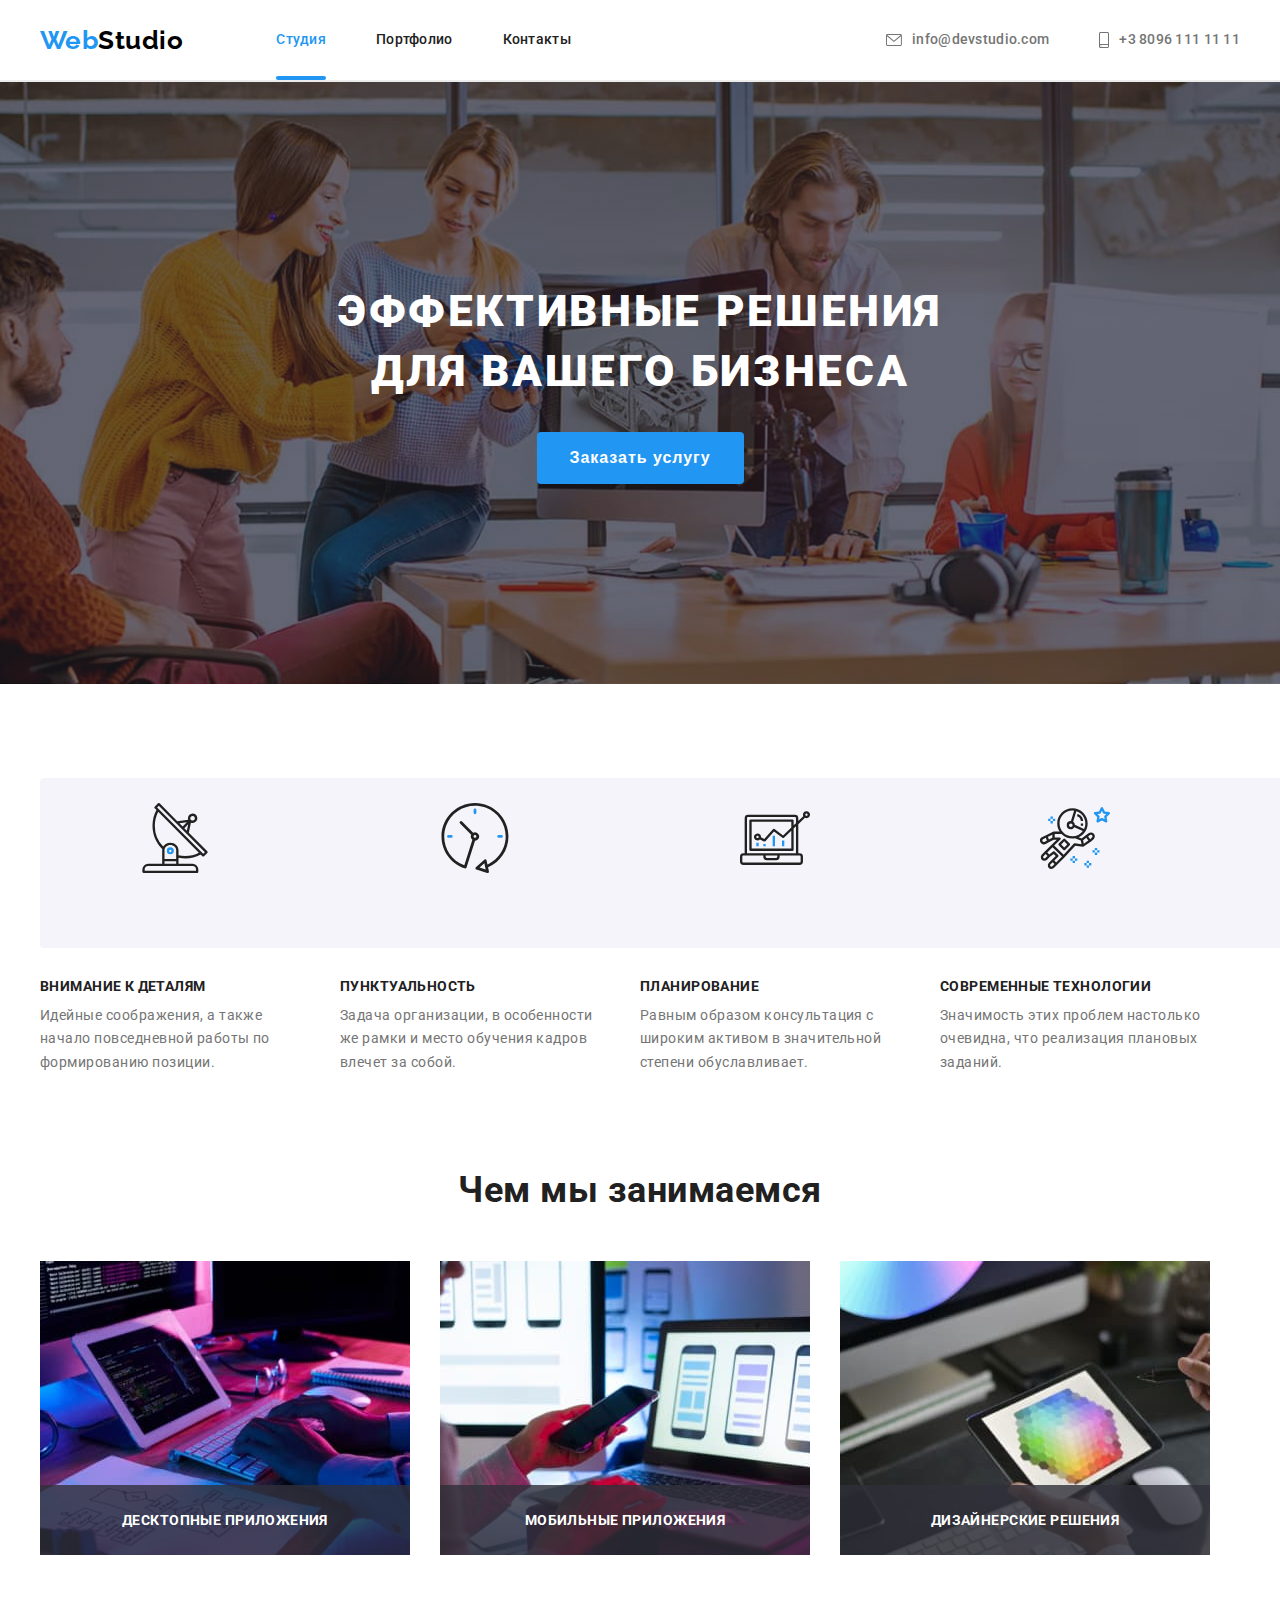
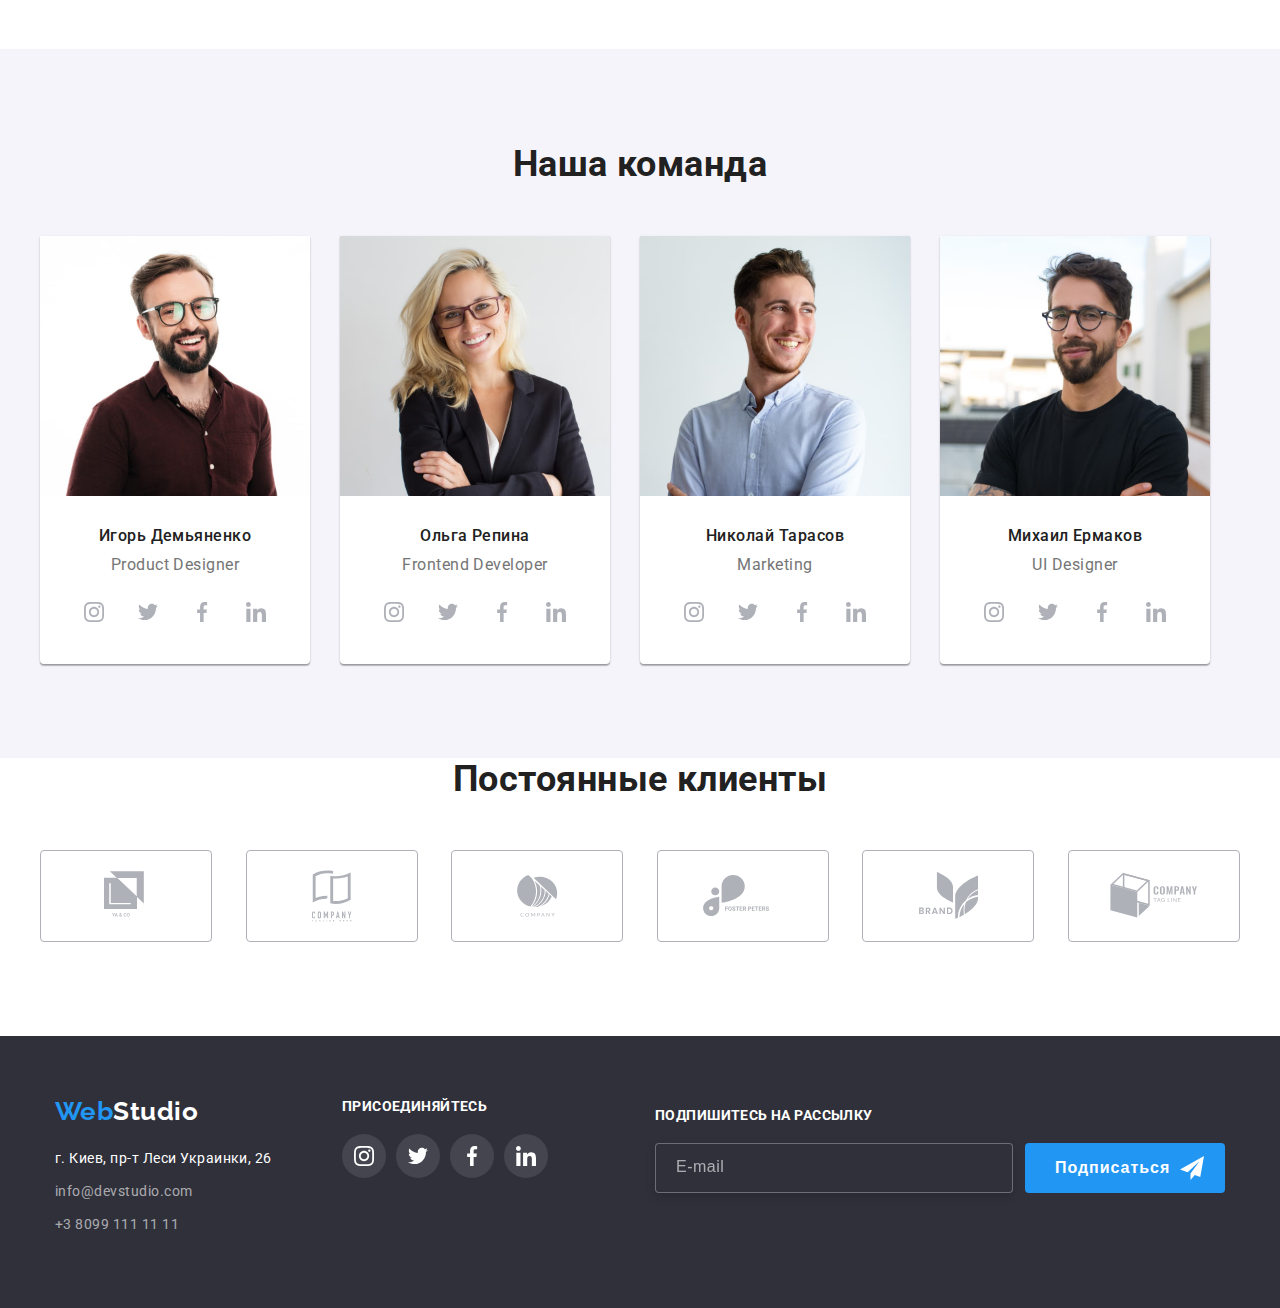
<file: index.html>
<!DOCTYPE html>
<html lang="ru">
  <head>
    <meta charset="UTF-8" />
    <meta name="viewport" content="width=device-width, initial-scale=1.0" />
    <title>WebStudio (Version 2.1)</title>
    <link rel="preconnect" href="https://fonts.gstatic.com" />
    <link
      href="https://fonts.googleapis.com/css2?family=Raleway:wght@700&family=Roboto:wght@400;500;700;900&display=swap"
      rel="stylesheet"
    />
    <link
      rel="stylesheet"
      href="https://cdnjs.cloudflare.com/ajax/libs/modern-normalize/1.0.0/modern-normalize.min.css"
      integrity="sha512-ISS7cAi1PEhQ8jnbJpJZMd29NlhNj4AWYyLOSp2CE/CsHxTCu+r+t0D2yoJudVrd0/8fTVPUVDzY5Tvli75u/g=="
      crossorigin="anonymous"
    />
    <link rel="stylesheet" href="./css/styles.css" />
  </head>
  <body>
    <header>
      <nav class="container main-nav">
        <a href="/" class="logo-header">
          <span class="logo-webletters">Web</span>Studio</a
        >
        <!-- Site nav -->
        <ul class="site-nav list">
          <li class="site-nav-item">
            <a href="/" class="primary-link current">Студия</a>
          </li>
          <li class="site-nav-item">
            <a href="./portfolio.html" class="primary-link">Портфолио</a>
          </li>
          <li class="site-nav-item">
            <a href="./contacts.html" class="primary-link">Контакты</a>
          </li>
        </ul>
        <!-- Contacts links in Header -->
        <ul class="header-contacts list">
          <li class="header-contacts-item">
            <a href="mailto:info@devstudio.com" class="contacts-link">
              <svg class="header-contacts-icon-env">
                <use href="./images/icons.svg#envelope"></use></svg
              >info@devstudio.com</a
            >
          </li>
          <li class="header-contacts-item">
            <a href="tel:+380961111111" class="contacts-link"
              ><svg class="header-contacts-icon-smart">
                <use href="./images/icons.svg#smartphone"></use></svg
              >+3 8096 111 11 11</a
            >
          </li>
        </ul>
      </nav>
      <div class="header-border"></div>
    </header>
    <main>
      <!-- Hero -->
      <section class="hero-section section">
        <h1 class="hero-section-title">
          ЭФФЕКТИВНЫЕ РЕШЕНИЯ <br />ДЛЯ ВАШЕГО БИЗНЕСА
        </h1>
        <!-- Button -->
        <button type="button" class="primary-button pointer" data-modal-open>
          Заказать услугу
        </button>
      </section>
      <section class="feature-section section">
        <div class="container">
          <h2 hidden>Features</h2>
          <ul class="features-list list">
            <li class="features-list-item">
              <div class="feature-list-icon">
                <svg class="feature-icon">
                  <use href="./images/icons.svg#antenna"></use>
                </svg>
              </div>
              <h3 class="features-list-title">ВНИМАНИЕ К ДЕТАЛЯМ</h3>
              <p class="features-list-text">
                Идейные соображения, а также начало повседневной работы по
                формированию позиции.
              </p>
            </li>
            <li class="features-list-item">
              <div class="feature-list-icon">
                <svg class="feature-icon">
                  <use href="./images/icons.svg#clock"></use>
                </svg>
              </div>
              <h3 class="features-list-title">ПУНКТУАЛЬНОСТЬ</h3>
              <p class="features-list-text">
                Задача организации, в особенности же рамки и место обучения
                кадров влечет за собой.
              </p>
            </li>
            <li class="features-list-item">
              <div class="feature-list-icon">
                <svg class="feature-icon">
                  <use href="./images/icons.svg#diagram"></use>
                </svg>
              </div>
              <h3 class="features-list-title">ПЛАНИРОВАНИЕ</h3>
              <p class="features-list-text">
                Равным образом консультация с широким активом в значительной
                степени обуславливает.
              </p>
            </li>
            <li class="features-list-item">
              <div class="feature-list-icon">
                <svg class="feature-icon">
                  <use href="./images/icons.svg#astronaut"></use>
                </svg>
              </div>
              <h3 class="features-list-title">СОВРЕМЕННЫЕ ТЕХНОЛОГИИ</h3>
              <p class="features-list-text">
                Значимость этих проблем настолько очевидна, что реализация
                плановых заданий.
              </p>
            </li>
          </ul>
        </div>
      </section>
      <!-- Courses -->
      <section class="courses-section section">
        <div class="container">
          <h2 class="secondary-titles">Чем мы занимаемся</h2>
          <ul class="list courses-list">
            <li class="courses-list-item">
              <img
                src="./images/box-1.jpg"
                alt="Планшет на столе"
                width="370"
              />
              <p class="courses-item-text">Десктопные приложения</p>
            </li>
            <li class="courses-list-item">
              <img src="./images/box-2.jpg" alt="Телефон в руке" width="370" />
              <p class="courses-item-text">Мобильные приложения</p>
            </li>
            <li class="courses-list-item">
              <img src="./images/box-3.jpg" alt="Планшет в руке" width="370" />
              <p class="courses-item-text">Дизайнерские решения</p>
            </li>
          </ul>
        </div>
      </section>
      <!-- Crew -->
      <section class="crew-section section">
        <div class="container">
          <h2 class="secondary-titles">Наша команда</h2>
          <ul class="list crew-list">
            <li class="crew-list-item">
              <img
                src="./images/Igor.jpg"
                alt="Фото Игорь Демьяненко"
                width="270"
              />
              <h3 class="crew-name">Игорь Демьяненко</h3>
              <p lang="en" class="crew-profession">Product Designer</p>
              <div class="crew-icon-row">
                <ul class="crew-icon-list list">
                  <li class="crew-icon-item">
                    <a href="#" class="crew-icon-link">
                      <svg class="crew-icon">
                        <use href="./images/icons.svg#instagram"></use>
                      </svg>
                    </a>
                  </li>
                  <li class="crew-icon-item">
                    <a href="#" class="crew-icon-link">
                      <svg class="crew-icon">
                        <use href="./images/icons.svg#twitter"></use>
                      </svg>
                    </a>
                  </li>
                  <li class="crew-icon-item">
                    <a href="#" class="crew-icon-link">
                      <svg class="crew-icon">
                        <use href="./images/icons.svg#facebook"></use>
                      </svg>
                    </a>
                  </li>
                  <li class="crew-icon-item">
                    <a href="#" class="crew-icon-link">
                      <svg class="crew-icon">
                        <use href="./images/icons.svg#linkedin"></use>
                      </svg>
                    </a>
                  </li>
                </ul>
              </div>
            </li>
            <li class="crew-list-item">
              <img
                src="./images/Olga.jpg"
                alt="Фото Ольга Репина"
                width="270"
              />
              <h3 class="crew-name">Ольга Репина</h3>
              <p lang="en" class="crew-profession">Frontend Developer</p>
              <div class="crew-icon-row">
                <ul class="crew-icon-list list">
                  <li class="crew-icon-item">
                    <a href="#" class="crew-icon-link">
                      <svg class="crew-icon">
                        <use href="./images/icons.svg#instagram"></use>
                      </svg>
                    </a>
                  </li>
                  <li class="crew-icon-item">
                    <a href="#" class="crew-icon-link">
                      <svg class="crew-icon">
                        <use href="./images/icons.svg#twitter"></use>
                      </svg>
                    </a>
                  </li>
                  <li class="crew-icon-item">
                    <a href="#" class="crew-icon-link">
                      <svg class="crew-icon">
                        <use href="./images/icons.svg#facebook"></use>
                      </svg>
                    </a>
                  </li>
                  <li class="crew-icon-item">
                    <a href="#" class="crew-icon-link">
                      <svg class="crew-icon">
                        <use href="./images/icons.svg#linkedin"></use>
                      </svg>
                    </a>
                  </li>
                </ul>
              </div>
            </li>
            <li class="crew-list-item">
              <img
                src="./images/Nick.jpg"
                alt="Фото Николай Тарасов"
                width="270"
              />
              <h3 class="crew-name">Николай Тарасов</h3>
              <p lang="en" class="crew-profession">Marketing</p>
              <div class="crew-icon-row">
                <ul class="crew-icon-list list">
                  <li class="crew-icon-item">
                    <a href="#" class="crew-icon-link">
                      <svg class="crew-icon">
                        <use href="./images/icons.svg#instagram"></use>
                      </svg>
                    </a>
                  </li>
                  <li class="crew-icon-item">
                    <a href="#" class="crew-icon-link">
                      <svg class="crew-icon">
                        <use href="./images/icons.svg#twitter"></use>
                      </svg>
                    </a>
                  </li>
                  <li class="crew-icon-item">
                    <a href="#" class="crew-icon-link">
                      <svg class="crew-icon">
                        <use href="./images/icons.svg#facebook"></use>
                      </svg>
                    </a>
                  </li>
                  <li class="crew-icon-item">
                    <a href="#" class="crew-icon-link">
                      <svg class="crew-icon">
                        <use href="./images/icons.svg#linkedin"></use>
                      </svg>
                    </a>
                  </li>
                </ul>
              </div>
            </li>
            <li class="crew-list-item">
              <img
                src="./images/Michel.jpg"
                alt="Фото Михаил Ермаков"
                width="270"
              />
              <h3 class="crew-name">Михаил Ермаков</h3>
              <p lang="en" class="crew-profession">UI Designer</p>
              <div class="crew-icon-row">
                <ul class="crew-icon-list list">
                  <li class="crew-icon-item">
                    <a href="#" class="crew-icon-link">
                      <svg class="crew-icon">
                        <use href="./images/icons.svg#instagram"></use>
                      </svg>
                    </a>
                  </li>
                  <li class="crew-icon-item">
                    <a href="#" class="crew-icon-link">
                      <svg class="crew-icon">
                        <use href="./images/icons.svg#twitter"></use>
                      </svg>
                    </a>
                  </li>
                  <li class="crew-icon-item">
                    <a href="#" class="crew-icon-link">
                      <svg class="crew-icon">
                        <use href="./images/icons.svg#facebook"></use>
                      </svg>
                    </a>
                  </li>
                  <li class="crew-icon-item">
                    <a href="#" class="crew-icon-link">
                      <svg class="crew-icon">
                        <use href="./images/icons.svg#linkedin"></use>
                      </svg>
                    </a>
                  </li>
                </ul>
              </div>
            </li>
          </ul>
        </div>
      </section>
      <!-- Clients -->
      <section class="client-section">
        <div class="container">
          <h2 class="secondary-titles">Постоянные клиенты</h2>
          <ul class="clients-list list">
            <li class="clients-item">
              <a href="#" class="clients-link">
                <svg class="clients-icon first-comp">
                  <use href="./images/icons.svg#logo-1"></use>
                </svg>
              </a>
            </li>
            <li class="clients-item">
              <a href="#" class="clients-link">
                <svg class="clients-icon second-comp">
                  <use href="./images/icons.svg#logo-2"></use>
                </svg>
              </a>
            </li>
            <li class="clients-item">
              <a href="#" class="clients-link">
                <svg class="clients-icon third-comp">
                  <use href="./images/icons.svg#logo-3"></use>
                </svg>
              </a>
            </li>
            <li class="clients-item">
              <a href="#" class="clients-link">
                <svg class="clients-icon fourth-comp">
                  <use href="./images/icons.svg#logo-4"></use>
                </svg>
              </a>
            </li>
            <li class="clients-item">
              <a href="#" class="clients-link">
                <svg class="clients-icon fifth-comp">
                  <use href="./images/icons.svg#logo-5"></use>
                </svg>
              </a>
            </li>
            <li class="clients-item">
              <a href="#" class="clients-link">
                <svg class="clients-icon sixth-comp">
                  <use href="./images/icons.svg#logo-6"></use>
                </svg>
              </a>
            </li>
          </ul>
        </div>
      </section>
    </main>
    <footer class="footer-bgc">
      <div class="container">
        <div class="footer-left-side">
          <section>
            <h2 hidden>Footer</h2>
            <a href="/" class="logo-footer">
              <span class="logo-webletters">Web</span>Studio</a
            >
            <address class="footer-address">
              <ul class="footer-address-list list">
                <li class="footer-address-item">
                  г. Киев, пр-т Леси Украинки, 26
                </li>
                <li class="footer-address-item">
                  <a
                    href="mailto:info@devstudio.com"
                    class="footer-address-contacts"
                    >info@devstudio.com</a
                  >
                </li>
                <li class="footer-address-item">
                  <a href="tel:+380991111111" class="footer-address-contacts"
                    >+3 8099 111 11 11</a
                  >
                </li>
              </ul>
            </address>
          </section>
          <section class="footer-icon-row">
            <b class="footer-icon-title">присоединяйтесь</b>
            <ul class="footer-icon-list list">
              <li class="footer-icon-item">
                <a href="#" class="footer-icon-link">
                  <svg class="footer-icon">
                    <use href="./images/icons.svg#instagram"></use>
                  </svg>
                </a>
              </li>
              <li class="footer-icon-item">
                <a href="#" class="footer-icon-link">
                  <svg class="footer-icon">
                    <use href="./images/icons.svg#twitter"></use>
                  </svg>
                </a>
              </li>
              <li class="footer-icon-item">
                <a href="#" class="footer-icon-link">
                  <svg class="footer-icon">
                    <use href="./images/icons.svg#facebook"></use>
                  </svg>
                </a>
              </li>
              <li class="footer-icon-item">
                <a href="#" class="footer-icon-link">
                  <svg class="footer-icon">
                    <use href="./images/icons.svg#linkedin"></use>
                  </svg>
                </a>
              </li>
            </ul>
          </section>
        </div>
        <div class="footer-right-side">
          <section class="footer-form-section">
            <form action="#" class="footer-form">
              <b class="footer-form-head">Подпишитесь на рассылку</b>
              <input
                type="email"
                class="footer-form-input"
                name="user-email"
                placeholder="E-mail"
                required
              />
              <button type="submit" class="footer-form-btn pointer">
                Подписаться
              </button>
            </form>
          </section>
        </div>
      </div>
    </footer>
    <div class="backdrop is-hidden" data-modal>
      <div class="modal">
        <button type="button" class="close-modal-btn pointer" data-modal-close>
          <svg class="close-btn">
            <use href="./images/icons.svg#close-black"></use>
          </svg>
        </button>
        <form action="#" class="modal-form">
          <b class="modal-head">Оставьте свои данные, мы вам перезвоним</b>
          <label class="modal-form-field">
            Имя*
            <span class="modal-form-input-wrapper">
              <input
                type="text"
                class="modal-form-input"
                name="user-name"
                required
              />
              <svg class="modal-form-icon">
                <use href="./images/icons.svg#person"></use>
              </svg>
            </span>
          </label>
          <label class="modal-form-field">
            Телефон*
            <span class="modal-form-input-wrapper">
              <input
                type="tel"
                class="modal-form-input"
                name="user-phone"
                required
              />
              <svg class="modal-form-icon">
                <use href="./images/icons.svg#phone"></use>
              </svg>
            </span>
          </label>
          <label class="modal-form-field">
            Почта*
            <span class="modal-form-input-wrapper">
              <input
                type="text"
                class="modal-form-input"
                name="user-email"
                required
              />
              <svg class="modal-form-icon">
                <use href="./images/icons.svg#email"></use>
              </svg>
            </span>
          </label>
          <label class="modal-form-field">
            Комментарий
            <textarea
              name="user-message"
              class="modal-form-message"
              placeholder="Введите текст"
            ></textarea>
          </label>
          <input
            type="checkbox"
            name="user-policy"
            id="user-policy"
            class="modal-form-term visually-hidden"
          />
          <label for="user-policy" class="modal-form-term-desc"
            >Соглашаюсь с рассылкой и принимаю &nbsp;
            <a class="modal-form-term-link" href="">Условия договора</a></label
          >
          <button type="submit" class="modal-form-btn pointer">
            Отправить
          </button>
        </form>
      </div>
    </div>
    <script src="./js/modal.js"></script>
  </body>
</html>
</file>
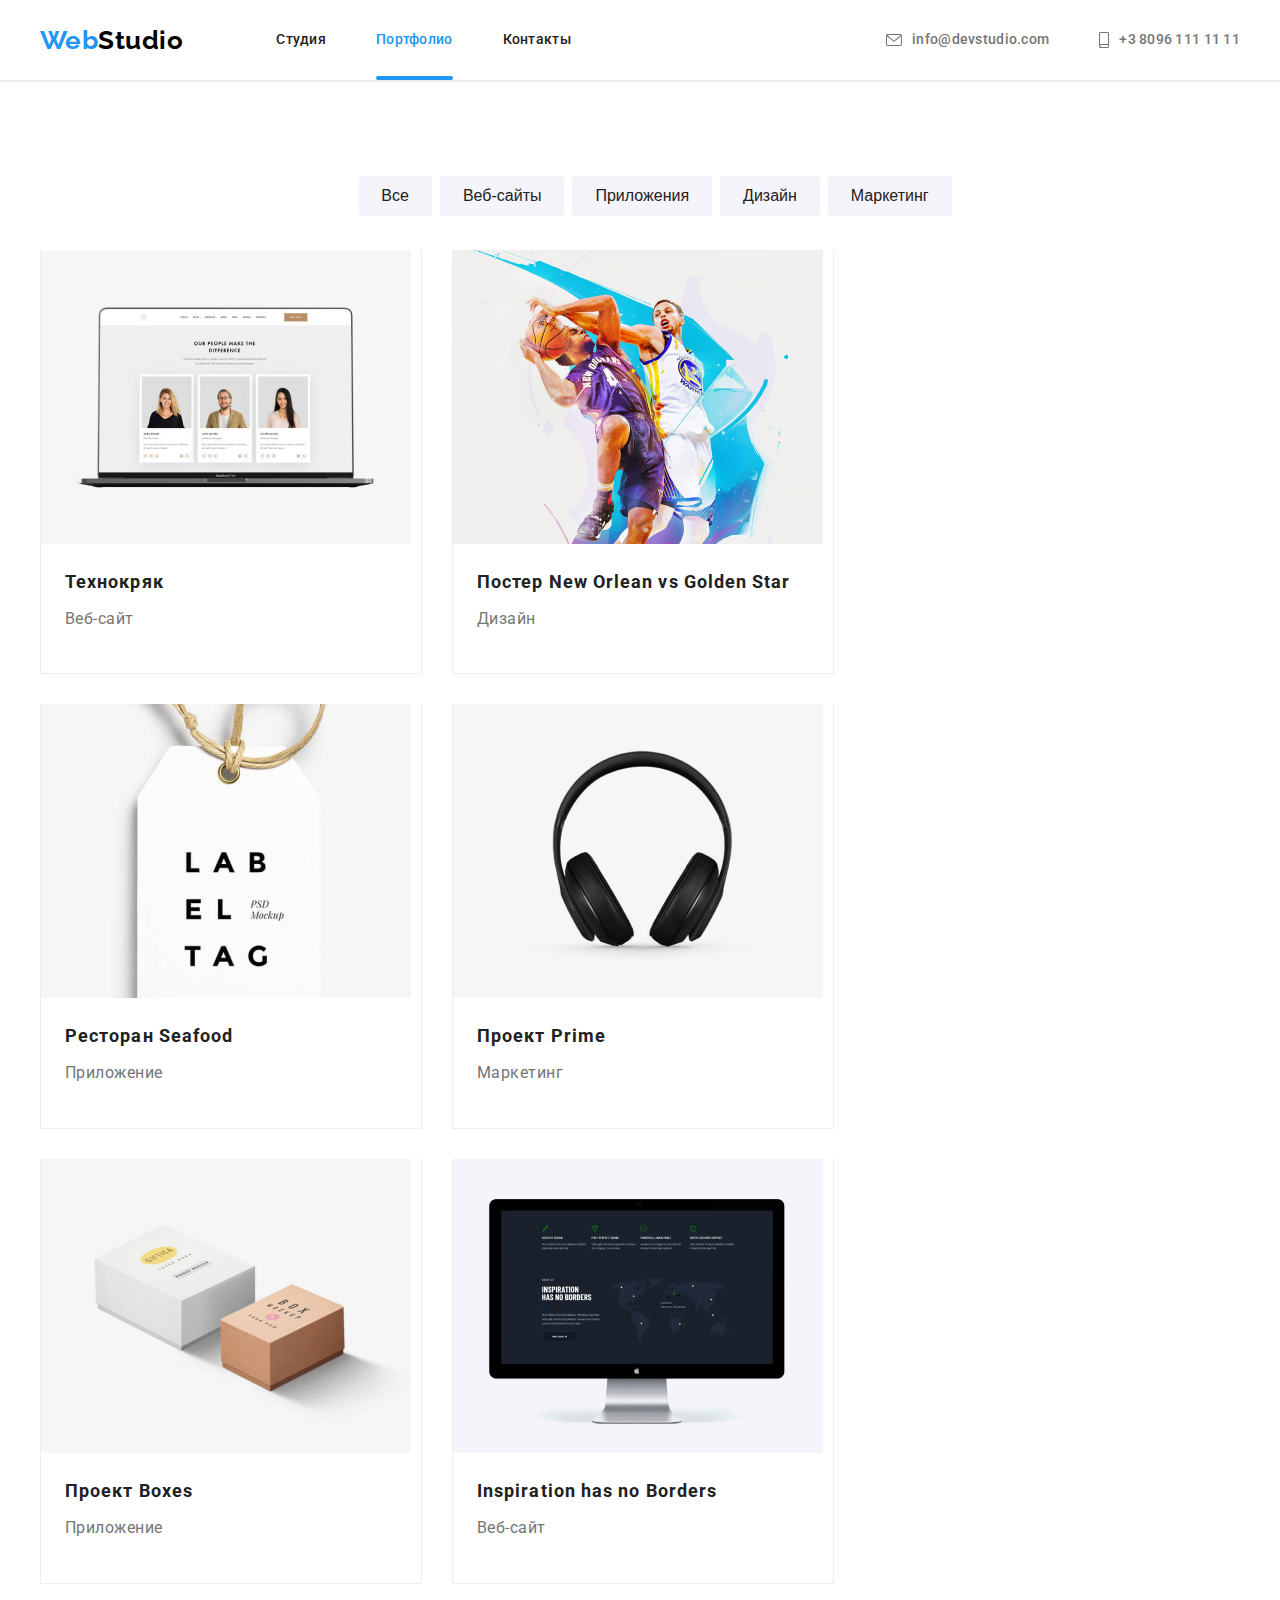
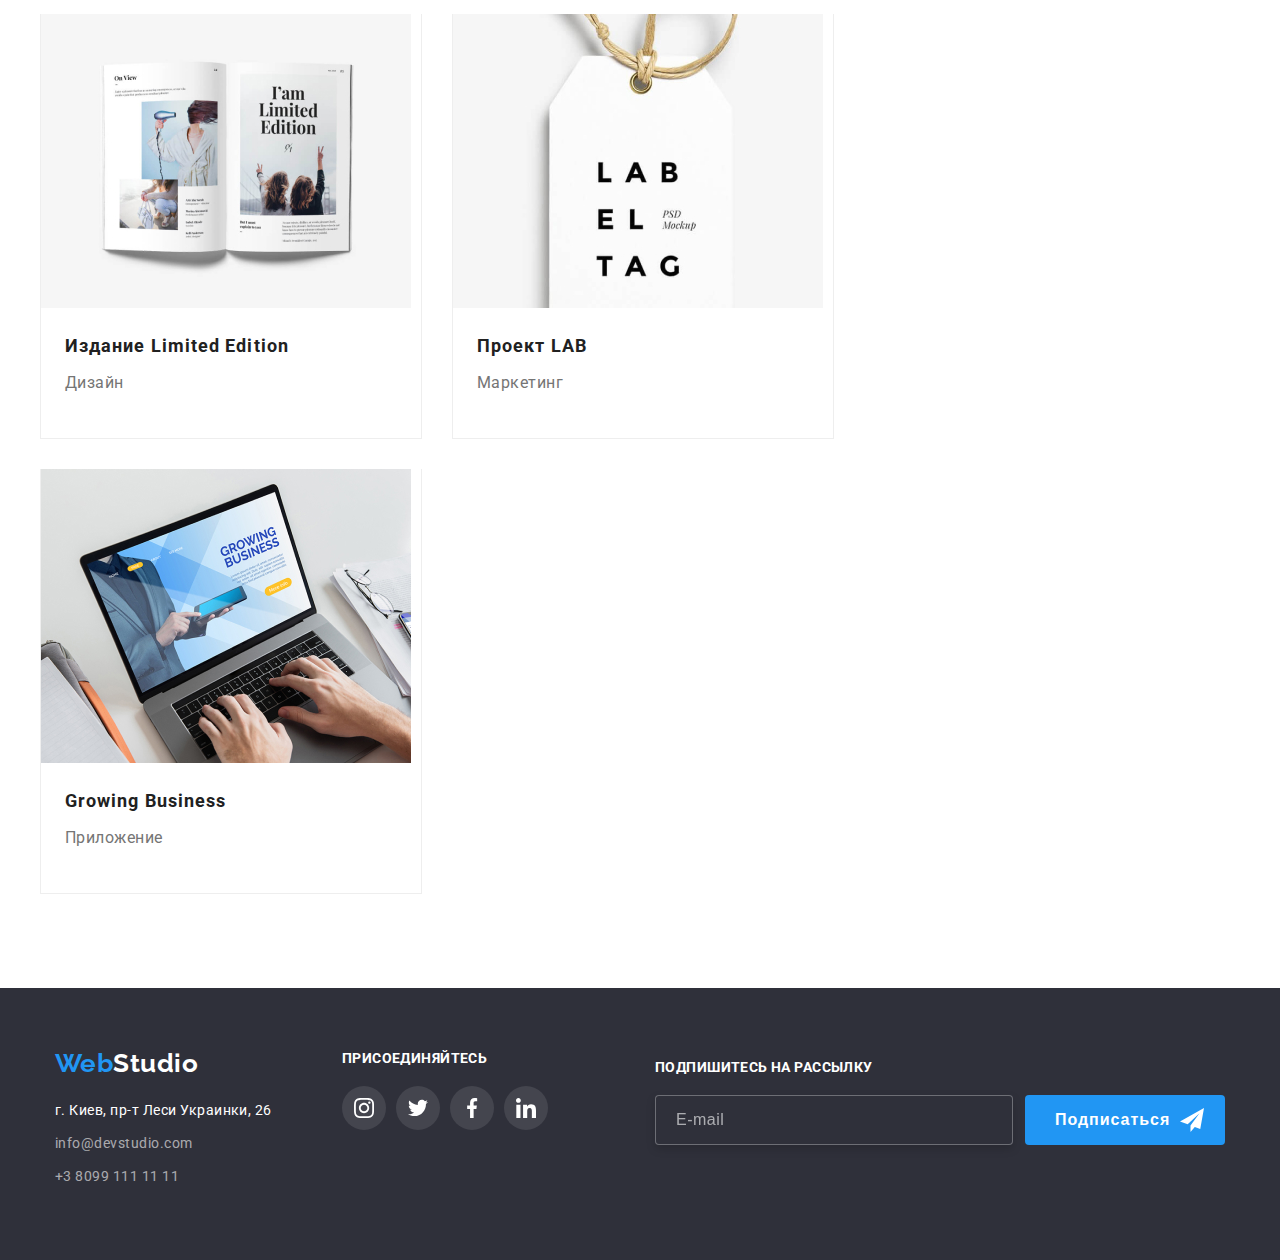
<file: portfolio.html>
<!DOCTYPE html>
<html lang="ru">
  <head>
    <meta charset="UTF-8" />
    <meta name="viewport" content="width=device-width, initial-scale=1.0" />
    <title>WebStudio (Version 2.1)</title>
    <link rel="preconnect" href="https://fonts.gstatic.com" />
    <link
      rel="stylesheet"
      href="https://cdnjs.cloudflare.com/ajax/libs/modern-normalize/1.0.0/modern-normalize.min.css"
      integrity="sha512-ISS7cAi1PEhQ8jnbJpJZMd29NlhNj4AWYyLOSp2CE/CsHxTCu+r+t0D2yoJudVrd0/8fTVPUVDzY5Tvli75u/g=="
      crossorigin="anonymous"
    />
    <link
      href="https://fonts.googleapis.com/css2?family=Raleway:wght@700&family=Roboto:wght@400;500;700;900&display=swap"
      rel="stylesheet"
    />
    <link rel="stylesheet" href="./css/styles.css" />
  </head>
  <body>
    <header class="header-portfolio">
      <nav class="container main-nav site-nav-item">
        <a href="/" class="logo-header">
          <span class="logo-webletters">Web</span>Studio</a
        >
        <ul class="site-nav list">
          <li class="site-nav-item">
            <a href="./index.html" class="primary-link">Студия</a>
          </li>
          <li class="site-nav-item">
            <a href="./portfolio.html" class="primary-link current"
              >Портфолио</a
            >
          </li>
          <li class="site-nav-item">
            <a href="./contacts.html" class="primary-link">Контакты</a>
          </li>
        </ul>
        <!-- Contacts links in Header -->
        <ul class="header-contacts list">
          <li class="header-contacts-item">
            <a href="mailto:info@devstudio.com" class="contacts-link"
              ><svg class="header-contacts-icon-env">
                <use href="./images/icons.svg#envelope"></use></svg
              >info@devstudio.com</a
            >
          </li>
          <li class="header-contacts-item">
            <a href="tel:+380961111111" class="contacts-link"
              ><svg class="header-contacts-icon-smart">
                <use href="./images/icons.svg#smartphone"></use></svg
              >+3 8096 111 11 11</a
            >
          </li>
        </ul>
      </nav>
      <div class="header-border"></div>
    </header>
    <main>
      <div class="container">
        <section class="projects-section section">
          <div class="container">
            <ul class="list portfolio-nav">
              <li class="portfolio-nav-item">
                <button type="button" class="secondary-button pointer">
                  Все
                </button>
              </li>
              <li class="portfolio-nav-item">
                <button type="button" class="secondary-button pointer">
                  Веб-сайты
                </button>
              </li>
              <li class="portfolio-nav-item">
                <button type="button" class="secondary-button pointer">
                  Приложения
                </button>
              </li>
              <li class="portfolio-nav-item">
                <button type="button" class="secondary-button pointer">
                  Дизайн
                </button>
              </li>
              <li class="portfolio-nav-item">
                <button type="button" class="secondary-button pointer">
                  Маркетинг
                </button>
              </li>
            </ul>
          </div>
          <!-- Projects -->

          <ul class="list projects-list">
            <li class="projects-list-item">
              <a href="" class="projects-link">
                <div class="projects-list-img-wrapper">
                  <img
                    src="./images/2-notebook.jpg"
                    alt="notebook"
                    width="370"
                  />
                  <p class="overlay">
                    Технокряк это современная площадка распространения
                    коронавируса. Компании используют эту платформу для
                    цифрового шпионажа и атак на защищённые сервера конкурентов.
                  </p>
                </div>
                <div class="card-content">
                  <h2 class="projects-name">Технокряк</h2>
                  <p class="projects-entity">Веб-сайт</p>
                </div>
              </a>
            </li>
            <li class="projects-list-item">
              <a href="" class="projects-link">
                <div class="projects-list-img-wrapper">
                  <img src="./images/2-players.jpg" alt="players" width="370" />
                  <p class="overlay"></p>
                </div>
                <div class="card-content">
                  <h2 class="projects-name">
                    Постер New Orlean vs Golden Star
                  </h2>
                  <p class="projects-entity">Дизайн</p>
                </div>
              </a>
            </li>
            <li class="projects-list-item">
              <a href="" class="projects-link">
                <div class="projects-list-img-wrapper">
                  <img src="./images/2-label.jpg" alt="label" width="370" />
                  <p class="overlay"></p>
                </div>
                <div class="card-content">
                  <h2 class="projects-name">Ресторан Seafood</h2>
                  <p class="projects-entity">Приложение</p>
                </div>
              </a>
            </li>
            <li class="projects-list-item">
              <a href="" class="projects-link">
                <div class="projects-list-img-wrapper">
                  <img
                    src="./images/2-headphones.jpg"
                    alt="headphones"
                    width="370"
                  />
                  <p class="overlay"></p>
                </div>
                <div class="card-content">
                  <h2 class="projects-name">Проект Prime</h2>
                  <p class="projects-entity">Маркетинг</p>
                </div></a
              >
            </li>
            <li class="projects-list-item">
              <a href="" class="projects-link">
                <div class="projects-list-img-wrapper">
                  <img src="./images/2-boxes.jpg" alt="boxes" width="370" />
                  <p class="overlay"></p>
                </div>
                <div class="card-content">
                  <h2 class="projects-name">Проект Boxes</h2>
                  <p class="projects-entity">Приложение</p>
                </div></a
              >
            </li>
            <li class="projects-list-item">
              <a href="" class="projects-link">
                <div class="projects-list-img-wrapper">
                  <img src="./images/2-monitor.jpg" alt="monitor" width="370" />
                  <p class="overlay"></p>
                </div>
                <div class="card-content">
                  <h2 class="projects-name">Inspiration has no Borders</h2>
                  <p class="projects-entity">Веб-сайт</p>
                </div></a
              >
            </li>
            <li class="projects-list-item">
              <a href="" class="projects-link">
                <div class="projects-list-img-wrapper">
                  <img src="./images/2-journal.jpg" alt="journal" width="370" />
                  <p class="overlay"></p>
                </div>
                <div class="card-content">
                  <h2 class="projects-name">Издание Limited Edition</h2>
                  <p class="projects-entity">Дизайн</p>
                </div></a
              >
            </li>
            <li class="projects-list-item">
              <a href="" class="projects-link">
                <div class="projects-list-img-wrapper">
                  <img src="./images/2-label.jpg" alt="label" width="370" />
                  <p class="overlay"></p>
                </div>
                <div class="card-content">
                  <h2 class="projects-name">Проект LAB</h2>
                  <p class="projects-entity">Маркетинг</p>
                </div></a
              >
            </li>
            <li class="projects-list-item">
              <a href="" class="projects-link">
                <div class="projects-list-img-wrapper">
                  <img
                    src="./images/2-notebooktyping.jpg"
                    alt="notebooktyping"
                    width="370"
                  />
                  <p class="overlay"></p>
                </div>
                <div class="card-content">
                  <h2 class="projects-name">Growing Business</h2>
                  <p class="projects-entity">Приложение</p>
                </div></a
              >
            </li>
          </ul>
        </section>
      </div>
    </main>
    <footer class="footer-bgc">
      <div class="container">
        <div class="footer-left-side">
          <section>
            <h2 hidden>Footer</h2>
            <a href="/" class="logo-footer">
              <span class="logo-webletters">Web</span>Studio</a
            >
            <address class="footer-address">
              <ul class="footer-address-list list">
                <li class="footer-address-item">
                  г. Киев, пр-т Леси Украинки, 26
                </li>
                <li class="footer-address-item">
                  <a
                    href="mailto:info@devstudio.com"
                    class="footer-address-contacts"
                    >info@devstudio.com</a
                  >
                </li>
                <li class="footer-address-item">
                  <a href="tel:+380991111111" class="footer-address-contacts"
                    >+3 8099 111 11 11</a
                  >
                </li>
              </ul>
            </address>
          </section>
          <section class="footer-icon-row">
            <b class="footer-icon-title">присоединяйтесь</b>
            <ul class="footer-icon-list list">
              <li class="footer-icon-item">
                <a href="#" class="footer-icon-link">
                  <svg class="footer-icon">
                    <use href="./images/icons.svg#instagram"></use>
                  </svg>
                </a>
              </li>
              <li class="footer-icon-item">
                <a href="#" class="footer-icon-link">
                  <svg class="footer-icon">
                    <use href="./images/icons.svg#twitter"></use>
                  </svg>
                </a>
              </li>
              <li class="footer-icon-item">
                <a href="#" class="footer-icon-link">
                  <svg class="footer-icon">
                    <use href="./images/icons.svg#facebook"></use>
                  </svg>
                </a>
              </li>
              <li class="footer-icon-item">
                <a href="#" class="footer-icon-link">
                  <svg class="footer-icon">
                    <use href="./images/icons.svg#linkedin"></use>
                  </svg>
                </a>
              </li>
            </ul>
          </section>
        </div>
        <div class="footer-right-side">
          <section class="footer-form-section">
            <form action="#" class="footer-form">
              <b class="footer-form-head">Подпишитесь на рассылку</b>
              <label class="footer-form-field">
                <span class="footer-form-input-wrapper">
                  <input
                    type="email"
                    class="footer-form-input"
                    name="user-email"
                    placeholder="E-mail"
                    required
                  />
                </span>
              </label>
              <button type="submit" class="footer-form-btn pointer">
                Подписаться
              </button>
            </form>
          </section>
        </div>
      </div>
    </footer>
  </body>
</html>
</file>
<file: css/styles.css>
:root {
  --primary-text-color: #212121;
  --secondary-text-color: #757575;
  --main-background-color: #e5e5e5;
  --secondary-background-color: #2f303a;
  --third-background-color: #f5f4fa;
  --accent-color: #2196f3;
  --white-color: #ffffff;
  --projects-list-item-gap: 30px;
  --icon-color: #afb1b8;
}
/* Текст основного текста (Заголовки) #212121 */
/* Вторичный цвет текста #757575 */
/* белый #ffffff */
/* акцент #2196F3 */
/* основной цвет фона #E5E5E5 */
/* вторичный цвет фона - Эффективные решения и Футер #2F303A */
/* вторичный цвет фона - Наша команда #F5F4FA */
body {
  margin: 0;
  background-color: var(--white-color);
  font-family: 'Roboto', sans-serif;
  letter-spacing: 0.03em;
  color: var(--primary-text-color);
  overflow-x: hidden;
}
.container {
  margin: 0 auto;
  width: 1200px;
  padding-left: 15px;
  padding-right: 15px;
  margin-left: auto;
  margin-right: auto;

  /* outline: 2px solid tomato; */
}
.section {
  padding-top: 94px;
  padding-bottom: 94px;
}
img {
  display: block;
  max-width: 100%;
  height: auto;
}
/* Утилиты */
.list {
  list-style: none;
  padding: 0;
  margin: 0;
}

/* Header */
.main-nav {
  display: flex;
  align-items: center;
}
.header-border {
  width: 1600px;
  height: 0px;
  left: 0px;
  top: 80px;
  border: 1px solid #ececec;
}
/* Header Logo */
.logo-header {
  font-family: Raleway;
  font-weight: bold;
  font-size: 26px;
  line-height: 1.19;
  color: #000000;
  text-decoration: none;
}
.logo-webletters {
  color: var(--accent-color);
}
/* Header Site nav */
.site-nav {
  display: flex;
  margin-left: 93px;
}
.site-nav .site-nav-item:not(:last-child) {
  margin-right: 50px;
}
.site-nav .primary-link {
  display: block;
  padding-top: 32px;
}
.primary-link {
  font-weight: 500;
  font-size: 14px;
  line-height: 1.14;
  letter-spacing: 0.02em;
  color: var(--primary-text-color);
  text-decoration: none;
  transition: color 250ms cubic-bezier(0.4, 0, 0.2, 1);
}
.primary-link:hover,
.primary-link:focus {
  color: var(--accent-color);
}
.primary-link::after {
  display: block;
  content: '';
  border-radius: 2px;
  height: 4px;
  margin: 0 auto;
  margin-top: 28px;
  transition: background-color 250ms cubic-bezier(0.4, 0, 0.2, 1);
}
.primary-link:hover.primary-link::after,
.primary-link:focus.primary-link::after {
  background-color: var(--accent-color);
}
.current {
  color: var(--accent-color);
}
.current.primary-link::after {
  background-color: var(--accent-color);
}
/* Header contacts */
.header-contacts {
  display: flex;
  margin-left: auto;
}
.header-contacts .header-contacts-item + .header-contacts-item {
  margin-left: 50px;
}
.contacts-link {
  display: flex;
  font-weight: 500;
  font-size: 14px;
  line-height: 1.14;
  letter-spacing: 0.02em;
  justify-content: center;
  align-items: center;
  color: var(--secondary-text-color);
  text-decoration: none;
  fill: var(--secondary-text-color);
}
.contacts-link:hover,
.contacts-link:focus {
  color: var(--accent-color);
  fill: var(--accent-color);
}
.header-contacts-icon-env {
  margin-right: 10px;
  width: 16px;
  height: 12px;
}
.header-contacts-icon-smart {
  margin-right: 10px;
  width: 10px;
  height: 16px;
}
/* .header-contacts-icon:hover {
  fill: var(--accent-color);
} */

.header-portfolio {
  margin-top: 0;
}
.portfolio-nav {
  display: flex;
  justify-content: center;
  margin-bottom: 34px;
}
.portfolio-nav .portfolio-nav-item + .portfolio-nav-item {
  margin-left: 8px;
}
/* Hero */
.hero-section {
  margin-top: 0;
  padding-top: 200px;
  padding-bottom: 200px;
  text-align: center;
  background-color: #c4c4c4;
  background-image: linear-gradient(
      rgba(47, 48, 58, 0.4),
      rgba(47, 48, 58, 0.4)
    ),
    url('../images/hero-bg-img.jpg');
  background-repeat: no-repeat;
  background-position: center;
  background-size: cover;
}
.hero-section-title {
  margin: 0;
  margin-bottom: 30px;
  font-weight: 900;
  font-size: 44px;
  line-height: 1.36;
  letter-spacing: 0.06em;
  text-transform: uppercase;
  color: var(--white-color);
}
/* Buttons */
/* Заказать услугу */
.primary-button {
  display: inline-block;
  border: 1px solid transparent;
  border-radius: 4px;
  padding: 10px 32px;
  min-width: 200px;
  font-weight: bold;
  font-size: 16px;
  line-height: 1.87;
  align-items: center;
  text-align: center;
  letter-spacing: 0.06em;
  background-color: var(--accent-color);
  color: var(--white-color);
}
/* Кнопки второй страницы */
.secondary-button {
  display: inline-block;
  border: 1px solid transparent;
  border-radius: 4px;
  padding: 6px 22px;
  min-width: 73px;
  font-weight: 500;
  font-size: 16px;
  line-height: 1.6;
  background-color: var(--third-background-color);
  color: var(--primary-text-color);
  text-align: center;
  transition: background-color 250ms cubic-bezier(0.4, 0, 0.2, 1),
    color 250ms cubic-bezier(0.4, 0, 0.2, 1),
    box-shadow 250ms cubic-bezier(0.4, 0, 0.2, 1);
}
.secondary-button:hover,
.secondary-button:focus {
  background-color: var(--accent-color);
  color: var(--white-color);
  box-shadow: 0px 3px 1px rgba(0, 0, 0, 0.1), 0px 1px 2px rgba(0, 0, 0, 0.08),
    0px 2px 2px rgba(0, 0, 0, 0.12);
}
.pointer {
  cursor: pointer;
}
/* Features */
.feature-section.section {
  padding-bottom: 0;
}
.features-list {
  display: flex;
}
.features-list-item {
  width: 270px;
}
/* .features-list-item::before {
  display: block;
  content: '';
  height: 120px;
  padding: 25px 100px;
  background-size: 70px 70px;
  background-repeat: no-repeat;
  background-position: center;
  background-color: var(--third-background-color);
}
.icon-antenna::before {
  background-image: url('../images/antenna.svg');
}
.icon-clock::before {
  background-image: url('../images/clock.svg');
}
.icon-diagram::before {
  background-image: url('../images/diagram.svg');
}
.icon-astronaut::before {
  background-image: url('../images/astronaut.svg');
} */
.feature-list-icon {
  margin-bottom: 30px;
  width: 100%;
  height: 120px;
  padding: 25px 100px;
  border-radius: 4px;
  background-color: var(--third-background-color);
}
.feature-icon {
  width: 70px;
  height: 70px;
}
.features-list .features-list-item + .features-list-item {
  margin-left: 30px;
}
.features-list-title {
  margin-top: 0;
  margin-bottom: 10px;
  font-weight: bold;
  font-size: 14px;
  line-height: 16px;
  letter-spacing: 0.03em;
  text-transform: uppercase;
}
.features-list-text {
  margin-top: 0;
  margin-bottom: 0;
  font-size: 14px;
  line-height: 1.71;
  color: var(--secondary-text-color);
}
.courses-list {
  display: flex;
}
.courses-list .courses-list-item + .courses-list-item {
  margin-left: 30px;
}
.courses-list-item {
  position: relative;
  display: flex;
}
.courses-item-text {
  position: absolute;
  margin: 0 auto;
  padding-top: 27px;
  padding-bottom: 27px;
  width: 100%;
  bottom: 0;
  background: rgba(47, 48, 58, 0.8);
  font-style: normal;
  font-weight: bold;
  text-align: center;
  font-size: 14px;
  line-height: 16px;
  letter-spacing: 0.03em;
  text-transform: uppercase;
  color: var(--white-color);
}
.secondary-titles {
  margin-top: 0;
  margin-bottom: 50px;
  font-weight: bold;
  font-size: 36px;
  line-height: 1.17;
  text-align: center;
}
/* Crew */

.crew-section {
  background-color: var(--third-background-color);
}
.crew-list {
  display: flex;
}
.crew-list-item {
  background-color: var(--white-color);
  text-align: center;
  box-shadow: 0px 1px 3px rgba(0, 0, 0, 0.12), 0px 1px 1px rgba(0, 0, 0, 0.14),
    0px 2px 1px rgba(0, 0, 0, 0.2);
  border-radius: 0px 0px 4px 4px;
}
.crew-list .crew-list-item + .crew-list-item {
  margin-left: 30px;
}
.crew-name {
  margin-top: 30px;
  margin-bottom: 10px;
  font-weight: 500;
  font-size: 16px;
  line-height: 1.19;
}
.crew-profession {
  margin-top: 0;
  margin-bottom: 0;
  font-size: 16px;
  line-height: 1.19;
  color: var(--secondary-text-color);
}
.crew-icon-row {
  margin: 16px 32px 30px 32px;
}
.crew-icon-list {
  display: flex;
  padding: 0;
  margin: 0 auto;
}
.crew-icon-item {
  display: inherit;
}
.crew-icon-link {
  display: inherit;
  align-items: center;
  justify-content: center;
  width: 44px;
  height: 44px;
  border-radius: 50%;
  fill: var(--icon-color);
  transition: fill 250ms cubic-bezier(0.4, 0, 0.2, 1),
    background-color 250ms cubic-bezier(0.4, 0, 0.2, 1);
}
.crew-icon {
  width: 20px;
  height: 20px;
}
.crew-icon-item:not(:last-child) {
  margin-right: 10px;
}
.crew-icon-link:focus,
.crew-icon-link:hover {
  fill: var(--white-color);
  background-color: var(--accent-color);
  border-radius: 50%;
  outline: none;
}
/* Clients */

.client-section .container {
  padding-bottom: 94px;
}
.clients-list {
  display: flex;
  justify-content: space-between;
  padding: 0;
  margin: 0;
}
.clients-item {
  display: inherit;
  border: 1px solid var(--icon-color);
  box-sizing: border-box;
  border-radius: 4px;
}
.clients-link {
  display: inherit;
  align-items: center;
  justify-content: center;
  width: 170px;
  height: 90px;
  fill: var(--icon-color);
  transition: fill 250ms cubic-bezier(0.4, 0, 0.2, 1);
}

.clients-icon.first-comp {
  width: 44px;
  height: 49px;
}
.clients-icon.second-comp {
  width: 40px;
  height: 52px;
}
.clients-icon.third-comp {
  width: 41px;
  height: 42px;
}
.clients-icon.fourth-comp {
  width: 79px;
  height: 42px;
}
.clients-icon.fifth-comp {
  width: 59px;
  height: 47px;
}
.clients-icon.sixth-comp {
  width: 88px;
  height: 45px;
}
.clients-link:focus,
.clients-link:hover {
  border: 1px solid var(--accent-color);
  fill: var(--accent-color);
  outline: none;
}

/* Projects */

.projects-section .container {
  margin-bottom: 34px;
}
.projects-list {
  display: flex;
  flex-wrap: wrap;
  margin-top: calc(-1 * var(--projects-list-item-gap));
  margin-left: calc(-1 * var(--projects-list-item-gap));
}
.projects-list-item {
  flex-basis: calc(100% / 3 - var(--projects-list-item-gap));
  margin-left: var(--projects-list-item-gap);
  margin-top: var(--projects-list-item-gap);
  border-right: 1px solid #eeeeee;
  border-left: 1px solid #eeeeee;
  transition: box-shadow 250ms cubic-bezier(0.4, 0, 0.2, 1);
}
.projects-list-item:hover {
  box-shadow: 0px 1px 1px rgba(0, 0, 0, 0.12), 0px 4px 4px rgba(0, 0, 0, 0.06),
    1px 4px 6px rgba(0, 0, 0, 0.16);
}
.card-content {
  padding: 20px 24px;
  border-bottom: 1px solid #eeeeee;
}
/* alternative variant for .projects-list-item*/
/* .projects-list-item {
  width: calc((100% - 60px) / 3);
  margin-right: 30px;
  margin-bottom: 30px;
  padding-bottom: 20px;
}
.projects-list-item:nth-child(3n) {
  margin-right: 0;
}
.projects-list-item:nth-last-child(-n + 3) {
  margin-bottom: 0;
} */
.projects-link {
  text-decoration: none;
}
.projects-list-img-wrapper {
  position: relative;
  overflow: hidden;
  perspective: 1000px;
}
.overlay {
  position: absolute;
  top: 0;
  left: 0;
  margin: 0;
  background-color: rgba(33, 150, 243, 0.9);
  font-family: Roboto;
  font-style: normal;
  font-weight: normal;
  font-size: 18px;
  line-height: 28px;
  letter-spacing: 0.03em;
  color: var(--white-color);
  padding: 63px 24px;
  width: 100%;
  height: 100%;

  transform: translateY(100%);
  transition: transform 250ms cubic-bezier(0.4, 0, 0.2, 1);
}
.projects-link:hover .overlay,
.projects-link:focus .overlay {
  transform: translateY(0%);
  transition: 250ms cubic-bezier(0.4, 0, 0.2, 1);
}
.projects-name {
  margin-top: 0;
  margin-bottom: 4px;
  font-weight: bold;
  font-size: 18px;
  line-height: 2;
  letter-spacing: 0.06em;
  color: var(--primary-text-color);
  text-decoration: none;
}
.projects-entity {
  margin-top: 0;
  margin-bottom: 0;
  padding-bottom: 20px;
  font-size: 16px;
  line-height: 1.87;
  color: var(--secondary-text-color);
  text-decoration: none;
}

/* Footer */
.footer-bgc {
  padding-top: 60px;
  padding-bottom: 60px;
  background-color: var(--secondary-background-color);
}
.footer-left-side {
  display: flex;
}
.logo-footer {
  margin-bottom: 20px;
  font-family: Raleway;
  font-weight: bold;
  font-size: 26px;
  line-height: 1.19;
  color: var(--white-color);
  text-decoration: none;
}
.footer-address {
  margin-top: 20px;
}
.footer-address-item:not(:last-child) {
  margin-bottom: 9px;
}
.footer-address-list {
  font-size: 14px;
  line-height: 1.71;
  color: var(--white-color);
  font-style: normal;
}
.footer-address-contacts {
  font-size: 14px;
  line-height: 1.71;
  color: rgba(255, 255, 255, 0.6);
  text-decoration: none;
}
.footer-address-contacts:hover,
.footer-address-contacts:focus {
  color: var(--accent-color);
}
.footer-bgc .container {
  display: flex;
  align-items: baseline;
  justify-content: space-around;
  padding: 0;
}
.footer-icon-title {
  display: inline-block;
  margin-bottom: 20px;
  font-weight: bold;
  font-size: 14px;
  line-height: 16px;
  letter-spacing: 0.03em;
  text-transform: uppercase;
  color: var(--white-color);
}
.footer-icon-row {
  margin-bottom: 72px;
  margin-left: 70px;
  width: 206px;
  height: 80px;
}
.footer-icon-list {
  display: flex;
  padding: 0;
  margin: 0 auto;
}
.footer-icon-item {
  display: inherit;
}
.footer-icon-link {
  display: inherit;
  align-items: center;
  justify-content: center;
  width: 44px;
  height: 44px;
  fill: var(--white-color);
  background-color: rgba(255, 255, 255, 0.1);
  border-radius: 50%;
  transition: fill 250ms cubic-bezier(0.4, 0, 0.2, 1),
    background-color 250ms cubic-bezier(0.4, 0, 0.2, 1);
}
.footer-icon {
  width: 20px;
  height: 20px;
}
.footer-icon-item:not(:last-child) {
  margin-right: 10px;
}
.footer-icon-link:focus,
.footer-icon-link:hover {
  fill: var(--white-color);
  background-color: var(--accent-color);
  border-radius: 50%;
  outline: none;
}
.footer-right-side {
  display: block;
  width: 570px;
  height: 86px;
}
.footer-form-section {
  position: relative;
  width: 570px;
  height: 86px;
}
.footer-form {
  display: flex;
  flex-direction: column;
  width: 100%;
}
.footer-form-input {
  margin-right: 12px;
  width: 358px;
  height: 50px;
  border: 1px solid rgba(255, 255, 255, 0.3);
  box-sizing: border-box;
  padding-left: 20px;
  color: var(--white-color);
  background-color: var(--secondary-background-color);
  filter: drop-shadow(0px 4px 4px rgba(0, 0, 0, 0.15));
  border-radius: 4px;
}
.footer-form-input::placeholder {
  font-weight: normal;
  font-size: 16px;
  line-height: 20px;
  align-items: center;
  letter-spacing: 0.03em;

  color: rgba(255, 255, 255, 0.6);
}
.footer-form-btn {
  position: absolute;
  bottom: 0;
  right: 0;
  width: 200px;
  height: 50px;
  padding-left: 29px;
  background: var(--accent-color);
  border-radius: 4px;
  border: 1px solid transparent;
  font-weight: bold;
  font-size: 16px;
  line-height: 30px;
  display: flex;
  align-items: center;
  text-align: center;
  letter-spacing: 0.06em;
  color: var(--white-color);
}
.footer-form-btn::after {
  content: '';
  display: inline-block;
  width: 24px;
  height: 24px;
  margin-left: 10px;
  background-color: var(--accent-color);
  background-image: url('../images/icon-send.svg');
}
.footer-form-head {
  margin-bottom: 20px;
  font-weight: bold;
  font-size: 14px;
  line-height: 16px;
  letter-spacing: 0.03em;
  text-transform: uppercase;
  color: var(--white-color);
}

.footer-right-side,
.footer-left-side {
  width: calc(100% / 2 - 30px);
}

/* BACKDROP */
.backdrop {
  position: fixed;
  top: 0;
  left: 0;
  width: 100vw;
  height: 100vh;
  background-color: rgba(0, 0, 0, 0.2);
  transition: opacity 500ms linear;
}
.modal {
  position: absolute;
  left: 50%;
  top: 50%;
  transform: translate(-50%, -50%);
  width: 528px;
  height: 580px;
  background: var(--white-color);
  box-shadow: 0px 1px 3px rgba(0, 0, 0, 0.12), 0px 1px 1px rgba(0, 0, 0, 0.14),
    0px 2px 1px rgba(0, 0, 0, 0.2);
  border-radius: 4px;
  transition: transform 250ms cubic-bezier(0.4, 0, 0.2, 1);
}
.backdrop.is-hidden .modal {
  transition: transform 250ms cubic-bezier(0.4, 0, 0.2, 1);
}
.close-modal-btn {
  position: absolute;
  padding: 0;
  top: 8px;
  right: 8px;
  width: 30px;
  height: 30px;
  fill: #000000;
  background-color: transparent;
  border-radius: 50%;
  border: 1px solid rgba(0, 0, 0, 0.1);
  transition: fill 250ms cubic-bezier(0.4, 0, 0.2, 1);
}
.close-btn {
  width: 18px;
  height: 18px;
}
.close-modal-btn:hover .close-btn,
.close-modal-btn:focus .close-btn {
  fill: var(--accent-color);
}
.is-hidden {
  opacity: 0;
  visibility: hidden;
  pointer-events: none;
}
/* Modal Form */
.modal-form {
  display: flex;
  flex-direction: column;
  padding: 40px;
}
.modal-head {
  font-style: normal;
  font-weight: bold;
  font-size: 20px;
  line-height: 23px;
  text-align: center;
  letter-spacing: 0.03em;
  margin-bottom: 12px;
}
.modal-form-field {
  width: 448px;
  height: 58px;
  font-style: normal;
  font-weight: normal;
  font-size: 12px;
  line-height: 14px;
  letter-spacing: 0.01em;
  color: var(--secondary-text-color);
  margin-bottom: 10px;
}
.modal-form-field:nth-last-child(4) {
  width: 448px;
  height: 138px;
  margin-bottom: 20px;
}
.modal-form-input-wrapper {
  display: block;
  position: relative;
}
.modal-form-input {
  width: 100%;
  height: 40px;
  border: 1px solid rgba(33, 33, 33, 0.2);
  border-radius: 4px;
  resize: none;
  padding-left: 42px;
  transition: border-color 250ms cubic-bezier(0.4, 0, 0.2, 1);
}
.modal-form-input:nth-last-child(4) {
  height: 120px;
}
.modal-form-input:focus {
  outline: none;
  border-color: var(--accent-color);
}
.modal-form-icon {
  position: absolute;
  top: 50%;
  left: 12px;
  transform: translateY(-50%);
  display: block;
  width: 18px;
  height: 18px;
  background-color: transparent;
  fill: var(--primary-text-color);
  transition: fill 250ms cubic-bezier(0.4, 0, 0.2, 1);
}
.modal-form-input:focus + .modal-form-icon {
  fill: var(--accent-color);
}
.modal-form-message {
  width: 100%;
  height: 120px;
  border: 1px solid rgba(33, 33, 33, 0.2);
  border-radius: 4px;
  resize: none;
  padding: 12px 16px;
  transition: border-color 250ms cubic-bezier(0.4, 0, 0.2, 1);
}
.modal-form-message:focus {
  outline: none;
  border-color: var(--accent-color);
}
.modal-form-message::placeholder {
  font-style: normal;
  font-weight: normal;
  font-size: 12px;
  line-height: 14px;
  letter-spacing: 0.01em;
  color: rgba(117, 117, 117, 0.5);
}
.modal-form-term-desc {
  display: flex;
  align-items: center;
  font-style: normal;
  font-weight: normal;
  font-size: 14px;
  line-height: 24px;
  letter-spacing: 0.03em;
  color: var(--secondary-text-color);
}
.modal-form-term-desc::before {
  display: inline-block;
  content: '';
  width: 16px;
  height: 16px;
  outline: 1px solid #000000;
  margin-right: 10px;
  cursor: pointer;
  vertical-align: middle;
}
.modal-form-term:checked + .modal-form-term-desc::before {
  outline: none;
  background-image: url('../images/icon-check.svg');
}
.modal-form-term-link {
  font-style: normal;
  font-weight: normal;
  font-size: 14px;
  line-height: 24px;
  letter-spacing: 0.03em;
  color: var(--accent-color);
}
.modal-form-btn {
  align-self: center;
  margin-top: 30px;
  width: 200px;
  height: 50px;
  background: #188ce8;
  border: 1px solid transparent;
  box-shadow: 0px 4px 4px rgba(0, 0, 0, 0.15);
  border-radius: 4px;
  font-style: normal;
  font-weight: bold;
  font-size: 16px;
  line-height: 30px;
  text-align: center;
  letter-spacing: 0.06em;
  color: var(--white-color);
}
.visually-hidden {
  position: absolute !important;
  clip: rect(1px 1px 1px 1px);
  clip: rect(1px, 1px, 1px, 1px);
  padding: 0 !important;
  border: 0 !important;
  height: 1px !important;
  width: 1px !important;
  overflow: hidden;
}
</file>
